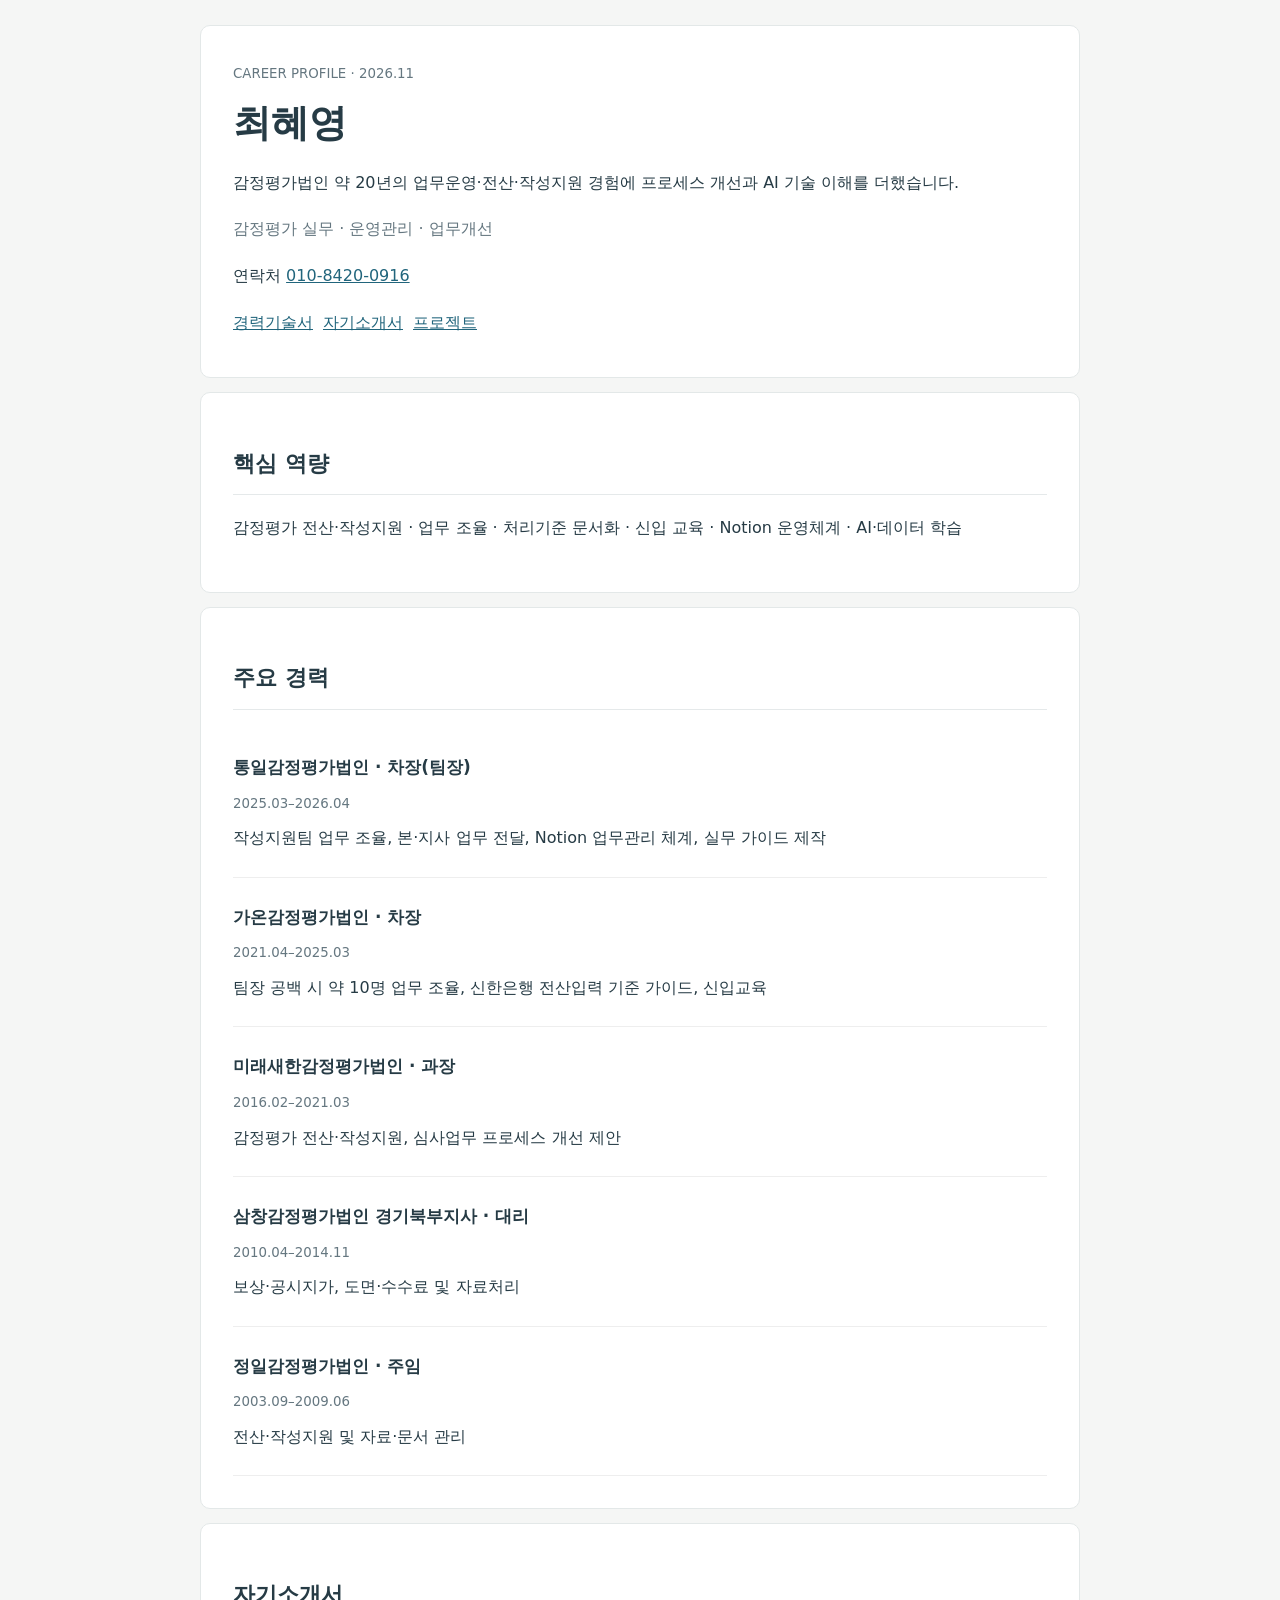
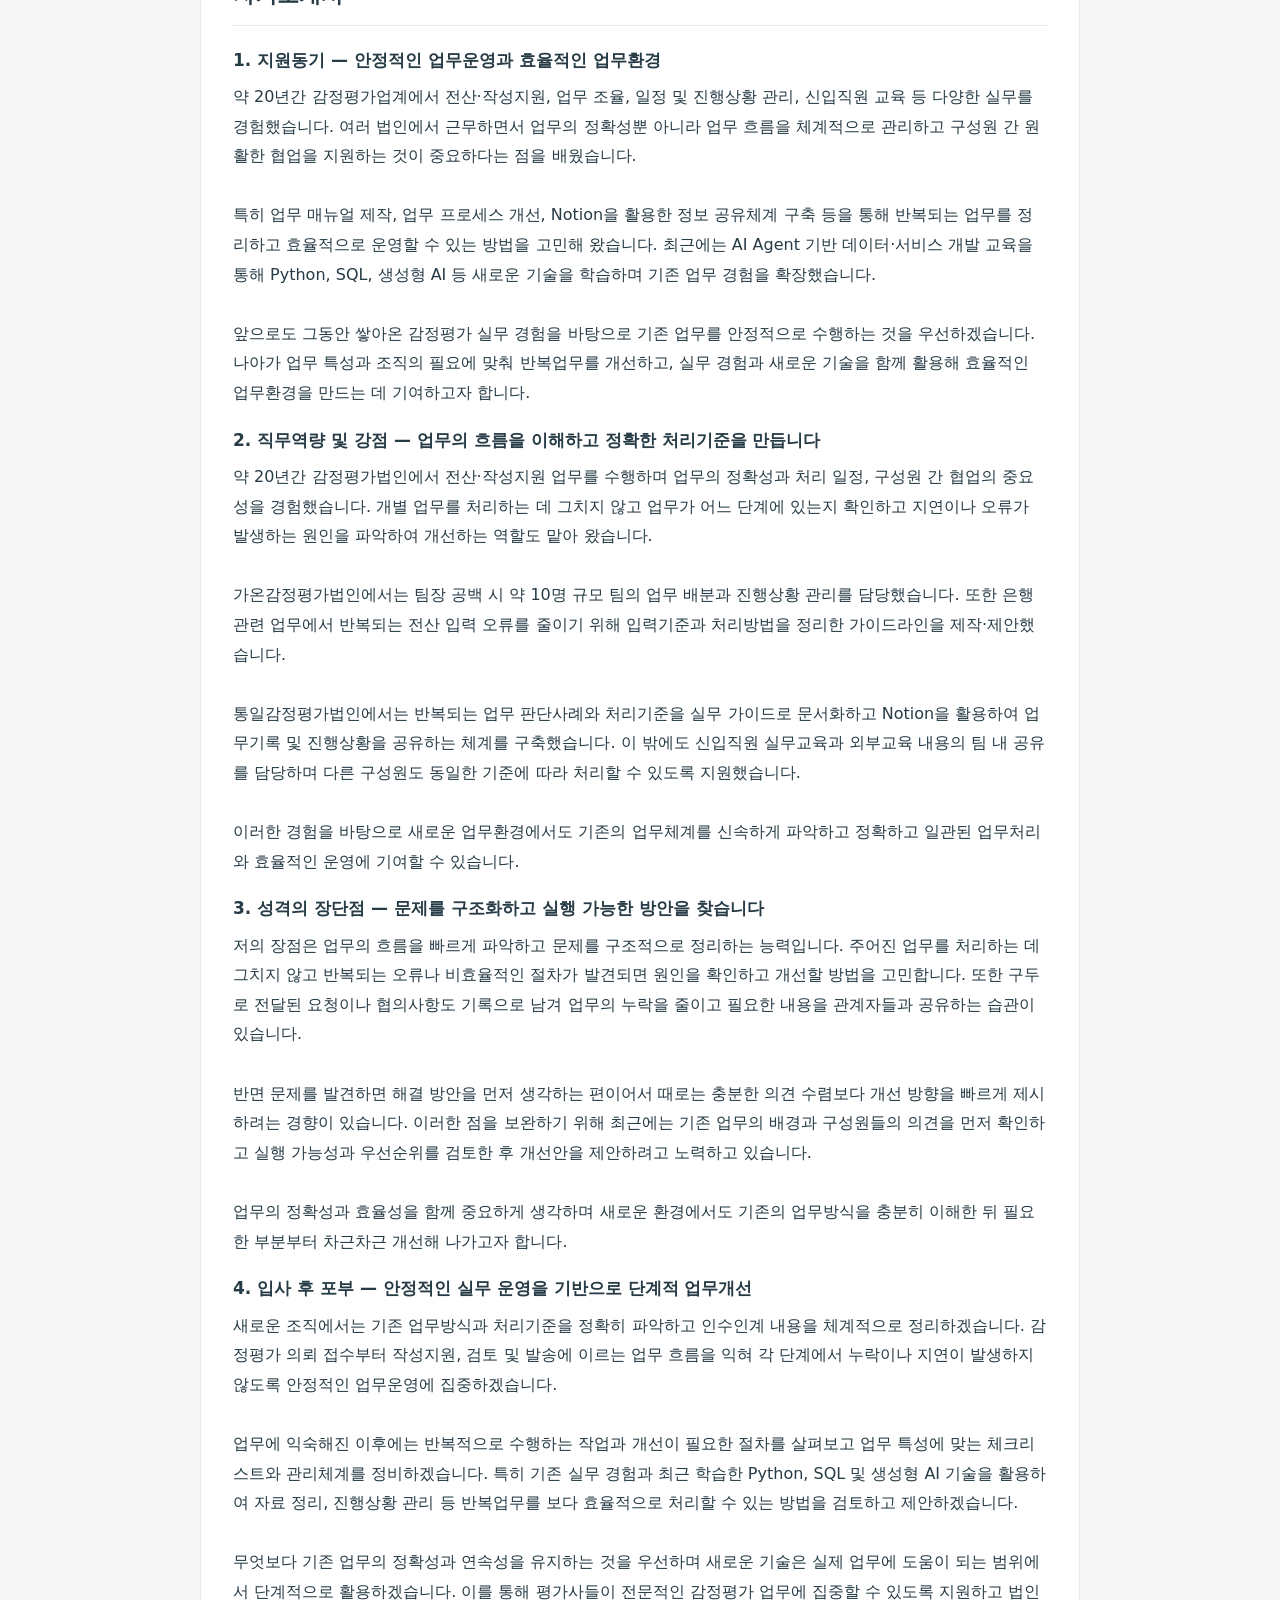
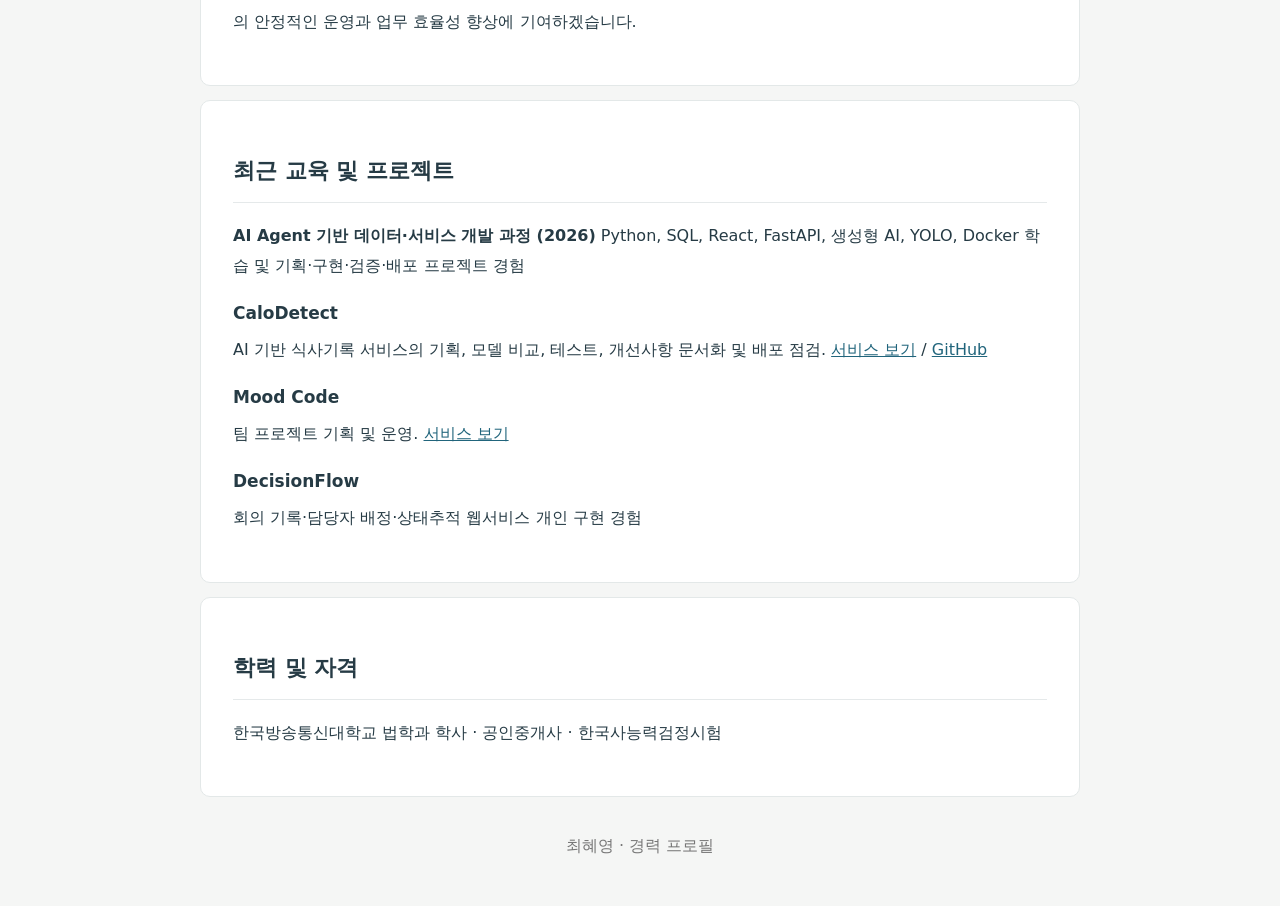
<file: career-2026/index.html>
<!doctype html><html lang="ko"><meta charset="utf-8"><meta name="viewport" content="width=device-width,initial-scale=1"><meta name="robots" content="noindex,nofollow"><title>최혜영 | 경력 프로필</title><style>body{font-family:system-ui,'Malgun Gothic',sans-serif;color:#263b45;background:#f5f6f5;line-height:1.85;margin:0}main{max-width:880px;margin:25px auto;padding:0 15px}header,section{background:#fff;border:1px solid #e3e8e8;border-radius:10px;padding:32px;margin-bottom:14px}h1{font-size:38px;margin:0 0 10px}h2{font-size:22px;border-bottom:1px solid #e5e9ea;padding-bottom:10px}h3{font-size:17px;margin-bottom:4px}p{margin:6px 0 17px}small,.sub{color:#657780}a{color:#21657c}nav a{display:inline-block;margin:0 10px 8px 0}.job{border-bottom:1px solid #eee;padding:7px 0}footer{text-align:center;color:#777;padding:20px}@media(max-width:600px){header,section{padding:22px}h1{font-size:30px}}</style><main><header><small>CAREER PROFILE · 2026.11</small><h1>최혜영</h1><p>감정평가법인 약 20년의 업무운영·전산·작성지원 경험에 프로세스 개선과 AI 기술 이해를 더했습니다.</p><p class="sub">감정평가 실무 · 운영관리 · 업무개선</p><p>연락처 <a href="tel:01084200916">010-8420-0916</a></p><nav><a href="#career">경력기술서</a><a href="#intro">자기소개서</a><a href="#project">프로젝트</a></nav></header><section><h2>핵심 역량</h2><p>감정평가 전산·작성지원 · 업무 조율 · 처리기준 문서화 · 신입 교육 · Notion 운영체계 · AI·데이터 학습</p></section><section id="career"><h2>주요 경력</h2><div class="job"><h3>통일감정평가법인 · 차장(팀장)</h3><small>2025.03–2026.04</small><p>작성지원팀 업무 조율, 본·지사 업무 전달, Notion 업무관리 체계, 실무 가이드 제작</p></div><div class="job"><h3>가온감정평가법인 · 차장</h3><small>2021.04–2025.03</small><p>팀장 공백 시 약 10명 업무 조율, 신한은행 전산입력 기준 가이드, 신입교육</p></div><div class="job"><h3>미래새한감정평가법인 · 과장</h3><small>2016.02–2021.03</small><p>감정평가 전산·작성지원, 심사업무 프로세스 개선 제안</p></div><div class="job"><h3>삼창감정평가법인 경기북부지사 · 대리</h3><small>2010.04–2014.11</small><p>보상·공시지가, 도면·수수료 및 자료처리</p></div><div class="job"><h3>정일감정평가법인 · 주임</h3><small>2003.09–2009.06</small><p>전산·작성지원 및 자료·문서 관리</p></div></section><section id="intro"><h2>자기소개서</h2><h3>1. 지원동기 — 안정적인 업무운영과 효율적인 업무환경</h3><p>약 20년간 감정평가업계에서 전산·작성지원, 업무 조율, 일정 및 진행상황 관리, 신입직원 교육 등 다양한 실무를 경험했습니다. 여러 법인에서 근무하면서 업무의 정확성뿐 아니라 업무 흐름을 체계적으로 관리하고 구성원 간 원활한 협업을 지원하는 것이 중요하다는 점을 배웠습니다.<br><br>특히 업무 매뉴얼 제작, 업무 프로세스 개선, Notion을 활용한 정보 공유체계 구축 등을 통해 반복되는 업무를 정리하고 효율적으로 운영할 수 있는 방법을 고민해 왔습니다. 최근에는 AI Agent 기반 데이터·서비스 개발 교육을 통해 Python, SQL, 생성형 AI 등 새로운 기술을 학습하며 기존 업무 경험을 확장했습니다.<br><br>앞으로도 그동안 쌓아온 감정평가 실무 경험을 바탕으로 기존 업무를 안정적으로 수행하는 것을 우선하겠습니다. 나아가 업무 특성과 조직의 필요에 맞춰 반복업무를 개선하고, 실무 경험과 새로운 기술을 함께 활용해 효율적인 업무환경을 만드는 데 기여하고자 합니다.</p><h3>2. 직무역량 및 강점 — 업무의 흐름을 이해하고 정확한 처리기준을 만듭니다</h3><p>약 20년간 감정평가법인에서 전산·작성지원 업무를 수행하며 업무의 정확성과 처리 일정, 구성원 간 협업의 중요성을 경험했습니다. 개별 업무를 처리하는 데 그치지 않고 업무가 어느 단계에 있는지 확인하고 지연이나 오류가 발생하는 원인을 파악하여 개선하는 역할도 맡아 왔습니다.<br><br>가온감정평가법인에서는 팀장 공백 시 약 10명 규모 팀의 업무 배분과 진행상황 관리를 담당했습니다. 또한 은행 관련 업무에서 반복되는 전산 입력 오류를 줄이기 위해 입력기준과 처리방법을 정리한 가이드라인을 제작·제안했습니다.<br><br>통일감정평가법인에서는 반복되는 업무 판단사례와 처리기준을 실무 가이드로 문서화하고 Notion을 활용하여 업무기록 및 진행상황을 공유하는 체계를 구축했습니다. 이 밖에도 신입직원 실무교육과 외부교육 내용의 팀 내 공유를 담당하며 다른 구성원도 동일한 기준에 따라 처리할 수 있도록 지원했습니다.<br><br>이러한 경험을 바탕으로 새로운 업무환경에서도 기존의 업무체계를 신속하게 파악하고 정확하고 일관된 업무처리와 효율적인 운영에 기여할 수 있습니다.</p><h3>3. 성격의 장단점 — 문제를 구조화하고 실행 가능한 방안을 찾습니다</h3><p>저의 장점은 업무의 흐름을 빠르게 파악하고 문제를 구조적으로 정리하는 능력입니다. 주어진 업무를 처리하는 데 그치지 않고 반복되는 오류나 비효율적인 절차가 발견되면 원인을 확인하고 개선할 방법을 고민합니다. 또한 구두로 전달된 요청이나 협의사항도 기록으로 남겨 업무의 누락을 줄이고 필요한 내용을 관계자들과 공유하는 습관이 있습니다.<br><br>반면 문제를 발견하면 해결 방안을 먼저 생각하는 편이어서 때로는 충분한 의견 수렴보다 개선 방향을 빠르게 제시하려는 경향이 있습니다. 이러한 점을 보완하기 위해 최근에는 기존 업무의 배경과 구성원들의 의견을 먼저 확인하고 실행 가능성과 우선순위를 검토한 후 개선안을 제안하려고 노력하고 있습니다.<br><br>업무의 정확성과 효율성을 함께 중요하게 생각하며 새로운 환경에서도 기존의 업무방식을 충분히 이해한 뒤 필요한 부분부터 차근차근 개선해 나가고자 합니다.</p><h3>4. 입사 후 포부 — 안정적인 실무 운영을 기반으로 단계적 업무개선</h3><p>새로운 조직에서는 기존 업무방식과 처리기준을 정확히 파악하고 인수인계 내용을 체계적으로 정리하겠습니다. 감정평가 의뢰 접수부터 작성지원, 검토 및 발송에 이르는 업무 흐름을 익혀 각 단계에서 누락이나 지연이 발생하지 않도록 안정적인 업무운영에 집중하겠습니다.<br><br>업무에 익숙해진 이후에는 반복적으로 수행하는 작업과 개선이 필요한 절차를 살펴보고 업무 특성에 맞는 체크리스트와 관리체계를 정비하겠습니다. 특히 기존 실무 경험과 최근 학습한 Python, SQL 및 생성형 AI 기술을 활용하여 자료 정리, 진행상황 관리 등 반복업무를 보다 효율적으로 처리할 수 있는 방법을 검토하고 제안하겠습니다.<br><br>무엇보다 기존 업무의 정확성과 연속성을 유지하는 것을 우선하며 새로운 기술은 실제 업무에 도움이 되는 범위에서 단계적으로 활용하겠습니다. 이를 통해 평가사들이 전문적인 감정평가 업무에 집중할 수 있도록 지원하고 법인의 안정적인 운영과 업무 효율성 향상에 기여하겠습니다.</p></section><section id="project"><h2>최근 교육 및 프로젝트</h2><p><b>AI Agent 기반 데이터·서비스 개발 과정 (2026)</b> Python, SQL, React, FastAPI, 생성형 AI, YOLO, Docker 학습 및 기획·구현·검증·배포 프로젝트 경험</p><h3>CaloDetect</h3><p>AI 기반 식사기록 서비스의 기획, 모델 비교, 테스트, 개선사항 문서화 및 배포 점검. <a href="https://calo-detect.vercel.app/">서비스 보기</a> / <a href="https://github.com/wndnsud-ui/CaloDetect">GitHub</a></p><h3>Mood Code</h3><p>팀 프로젝트 기획 및 운영. <a href="https://mood-code-latest.onrender.com/">서비스 보기</a></p><h3>DecisionFlow</h3><p>회의 기록·담당자 배정·상태추적 웹서비스 개인 구현 경험</p></section><section><h2>학력 및 자격</h2><p>한국방송통신대학교 법학과 학사 · 공인중개사 · 한국사능력검정시험</p></section><footer>최혜영 · 경력 프로필</footer></main></html>
</file>
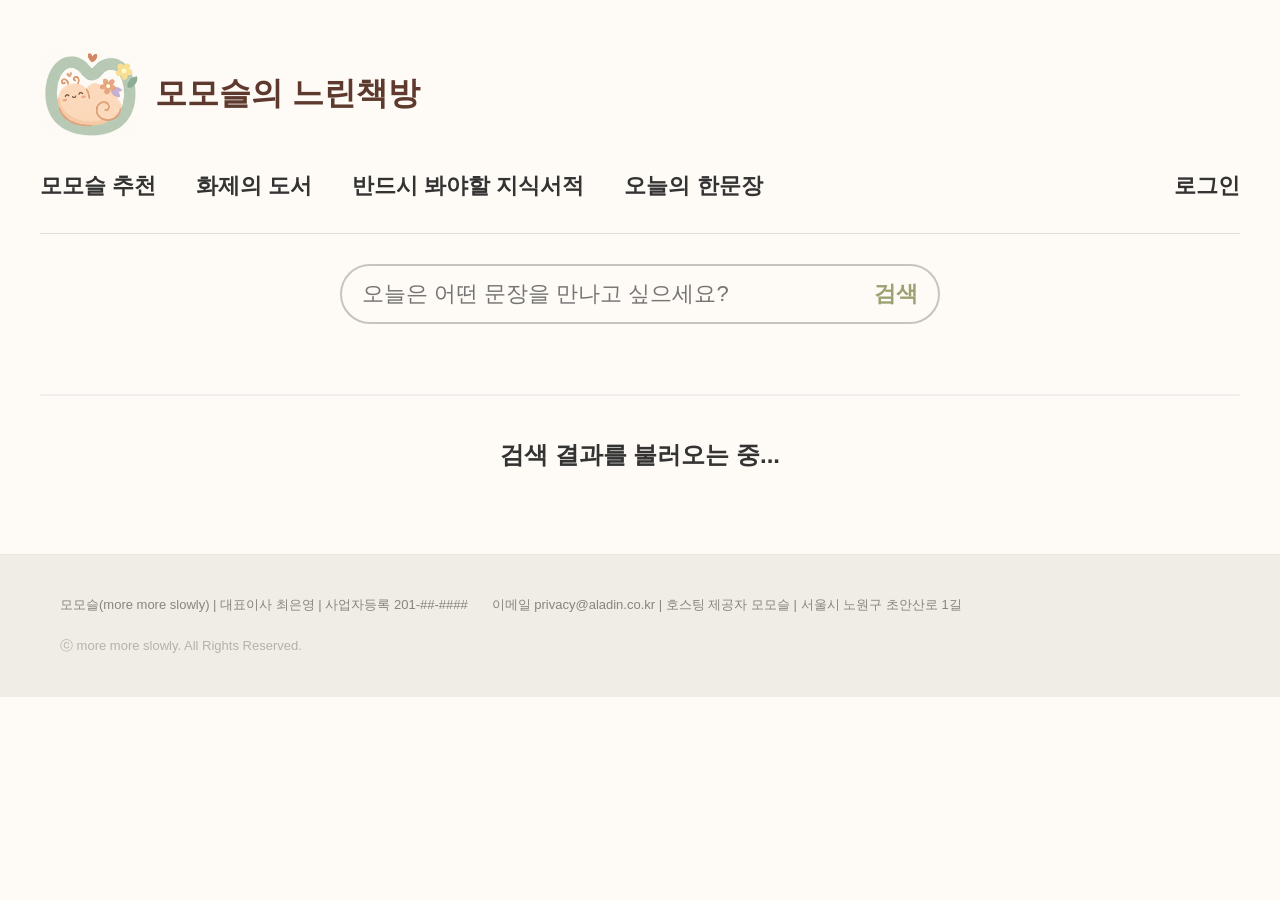
<file: search.html>
<!DOCTYPE html>
<html lang="ko">
<head>
    <meta charset="UTF-8">
    <meta name="viewport" content="width=device-width, initial-scale=1.0">
    <title>검색 결과 - 모모슬</title> 
    <link rel="stylesheet" href="./css/main1.css"> 
</head>

<body>
<header class="main-header">
    <div class="header-top">
        <a href="index.html" class="brand-box">
                <img src="img/logo-image.png" alt="로고" class="site-logo">
            <h1 class="brand-title">모모슬의 느린책방</h1>
        </a>
    </div>
    <div class="header-bottom">
        <nav id="gnb">
            <ul>
                </li>
                <li><a href="#">모모슬 추천</a></li>
                <li><a href="#">화제의 도서</a></li>
                <li><a href="#">반드시 봐야할 지식서적</a></li>
                <li><a href="#">오늘의 한문장</a></li>                
                <li class="login-item"><a href="#">로그인</a></li>
            </ul>
        </nav>
    </div>
    <div class="header-search-area">
        <div class="search-m">
            <input type="text" id="searchInput" class="searchInput" placeholder="오늘은 어떤 문장을 만나고 싶으세요?" onkeypress="if(event.key === 'Enter') searchBooks()">
            <button class="searchBtn" onclick="searchBooks()">검색</button>
        </div>
   </div>
    </header>

    <main class="main-content" style="max-width: 1200px; margin: 0 auto;">
        <h2 id="resultTitle" style="text-align: center; margin: 40px 0;">검색 결과를 불러오는 중...</h2>
        <div id="booklist" class="book-grid"></div>
    </main>

    <script src="./js/main1.js"></script>
    <script>
        // 페이지가 로드되면 URL에서 검색어를 추출하여 바로 검색 실행
        document.addEventListener("DOMContentLoaded", function() {
            const urlParams = new URLSearchParams(window.location.search);
            const query = urlParams.get('query');
            
            if (query) {
                document.getElementById('resultTitle').textContent = `'${query}'에 대한 검색 결과`;
                // 기존의 검색 함수 호출 (main1.js에 있는 함수를 그대로 사용)
                fetchBooksFromURL(query); 
            }
        });
    </script>
</body>
    <footer>
        <ul>
            <li>모모슬(more more slowly) | 대표이사 최은영 | 사업자등록 201-##-####</li>
            <li>이메일 privacy@aladin.co.kr | 호스팅 제공자 모모슬 | 서울시 노원구 초안산로 1길</li>
            <li>ⓒ more more slowly. All Rights Reserved.</li>
        </ul>
    </footer>
</body>

</html>
</html>
</file>
<file: css/main1.css>
/* ==========================================================================
   1. 기본 초기화
   ========================================================================== */

/* 모든 요소의 크기 계산 방식을 border-box로 통일하고 기본 여백을 제거합니다. */
/* * {
    box-sizing: border-box;
    margin: 0;
    padding: 0;
} */

* {
    box-sizing: border-box;
    margin: 0;
    padding: 0;
}

body {
    font-family: sans-serif;
    line-height: 1.6;
    color: #333;
    padding: 20px;
}

ul {
    list-style: none;
}


/* 문서 전체의 최소 너비를 지정합니다. */
html {
    width: 100%;
    min-width: 320px;
}

/* 페이지 전체 기본 글꼴, 글자색, 배경색과 바깥 여백을 설정합니다. */
body {
    width: 100%;
    min-width: 320px;
    padding: 20px;
    overflow-x: hidden;
    background-color: #FEFAF5;
    color: #333;
    font-family: sans-serif;
    line-height: 1.6;
}

/* 이미지가 부모 영역보다 커지지 않도록 제한합니다. */
img {
    max-width: 100%;
}

/* 목록 앞의 기본 점을 제거합니다. */
ul {
    list-style: none;
}

/* 링크가 부모의 글자색을 기본적으로 이어받도록 설정합니다. */
a {
    color: inherit;
}


/* ==========================================================================
   2. 헤더 전체 영역
   ========================================================================== */

/* 로고, 메뉴, 검색창을 감싸는 헤더의 최대 작업 너비입니다. */
.main-header {
    width: 100%;
    max-width: 1200px;
    margin: 0 auto;
    padding: 30px 0;
    border-bottom: 2px solid #eee;
}


/* ==========================================================================
   2-1. 상단 로고 영역
   ========================================================================== */

/* 로고 묶음을 왼쪽에 배치하고 작업영역의 아래쪽 기준으로 정렬합니다. */
/* .header-top {
    display: flex;
    justify-content: flex-start;
    align-items: flex-end;
    width: 100%;
    min-height: 100px;
    margin-bottom: 30px;
} */

.header-top {
    display: flex;
    justify-content: flex-start;
    margin-bottom: 30px;
}

/* 로고 이미지와 사이트명을 하나의 브랜드 묶음으로 배치합니다. */
/* .brand-box {
    display: flex;
    align-items: flex-end;
    width: fit-content;
    min-width: 0;
    gap: 24px;
    color: inherit;
    text-decoration: none;
} */

.brand-box {
    display: flex;
    align-items: center;
    text-decoration: none;
    gap: 15px;
    color: inherit;
}

.brand-title {
    font-size: 32px;
    font-weight: bold;
    color: #5d3a2d;
    align-items: flex-end;
}

.site-logo {
    width: 100px;
    height: auto;
}


/* 로고 이미지를 90px 정사각형 작업영역 안에 맞춥니다. */
/* .header-top img,
/* .site-logo {
    display: block;
    width: 90px;
    height: 90px;
    object-fit: contain;
    flex-shrink: 0;
    margin-top: 20px;
} */
*/

/* 사이트 제목의 기본 여백을 제거하고 로고 아래선에 맞춥니다. */
.header-top h1,
.brand-title {
    margin: 0 0 2px;
    color: #5d3a2d;
    font-size: 32px;
    font-weight: 700;
    line-height: 1;
    letter-spacing: -1px;
    white-space: nowrap;
}


/* ==========================================================================
   2-2. 하단 네비게이션 영역
   ========================================================================== */

/* 메뉴 영역을 한 줄로 배치하고 아래쪽에 구분선을 표시합니다. */
.header-bottom {
    display: flex;
    justify-content: space-between;
    align-items: center;
    width: 100%;
    margin: 30px 0;
    padding-bottom: 20px;
    border-bottom: 1px solid #ddd;
}

/* 네비게이션이 헤더 너비 전체를 사용하도록 설정합니다. */
#gnb {
    width: 100%;
}

/* 메뉴 항목을 가로로 나열합니다. */
#gnb ul {
    display: flex;
    align-items: center;
    width: 100%;
    gap: 40px;
}

/* 각 메뉴 링크의 기본 모양을 설정합니다. */
#gnb a {
    position: relative;
    display: inline-block;
    padding-bottom: 10px;
    color: #333;
    font-size: 22px;
    font-weight: 700;
    text-decoration: none;
}

/* 메뉴 아래에 나타날 호버 밑줄의 초기 상태입니다. */
#gnb li:not(.logo-li) a::after {
    content: "";
    position: absolute;
    bottom: 0;
    left: 0;
    width: 0;
    height: 2px;
    background-color: #8a8aff;
    transition: width 0.4s ease;
}

/* 메뉴에 마우스를 올리면 밑줄이 왼쪽에서 오른쪽으로 펼쳐집니다. */
#gnb li:not(.logo-li) a:hover::after {
    width: 100%;
}

/* 로그인 메뉴를 오른쪽 끝으로 밀어냅니다. */
.login-item {
    margin-left: auto;
}


/* ==========================================================================
   2-3. 검색창 영역
   ========================================================================== */

/* 검색창을 헤더 가운데에 배치합니다. */
.header-search-area {
    display: flex;
    justify-content: center;
    width: 100%;
    margin-bottom: 40px;
}

/* 검색 입력창과 버튼을 감싸는 둥근 검색 박스입니다. */
.search-m {
    display: flex;
    align-items: center;
    width: min(600px, 100%);
    height: 60px;
    padding: 8px 20px;
    border: 2px solid #c7c4be;
    border-radius: 30px;
    background-color: #FEFAF5;
}

/* 검색어 입력 영역이 남은 공간을 모두 사용하도록 설정합니다. */
.searchInput {
    flex: 1;
    min-width: 0;
    border: none;
    outline: none;
    background-color: transparent;
    font-size: 22px;
}

/* 검색 버튼의 기본 테두리와 배경을 제거합니다. */
.searchBtn {
    flex-shrink: 0;
    border: none;
    background: none;
    color: #9CA172;
    font-size: 22px;
    font-weight: 700;
    cursor: pointer;
}


#main-visual-section {
    display: grid;
    grid-template-columns: 220px minmax(0, 1fr);
    grid-template-rows: 320px 54px;
    width: 100%;
    max-width: 1200px;
    margin: 0 auto 50px;
    overflow: hidden;
    border: 1px solid #eae6df;
    border-radius: 12px;
    background-color: #fff;
}


/* ==========================================================================
   3-1. 왼쪽 카테고리 영역
   ========================================================================== */

/* 카테고리는 첫 번째 열에서 슬라이드와 탭 높이를 모두 차지합니다. */


.sidebar-category {
    grid-column: 1;
    grid-row: 1 / 3;
    width: 100%;
    min-width: 0;
    overflow: hidden;
    border-right: 1px solid #eae6df;
    background-color: #f0f5ee;
}

/* 카테고리 목록을 세로 방향으로 배치합니다. */
.sidebar-category ul {
    display: flex;
    flex-direction: column;
    width: 100%;
    padding: 25px 0;
    gap: 0;
}

/* 각 목록 항목이 사이드바 전체 너비를 사용하도록 설정합니다. */
.sidebar-category ul li {
    width: 100%;
}

/* 메뉴 링크 내부에 여백을 주어 클릭 영역을 넓힙니다. */
.sidebar-category ul li a {
    display: block;
    width: 100%;
    padding: 12px 20px;
    color: #555f5a;
    font-size: 14px;
    text-decoration: none;
    transition:
        background-color 0.2s ease,
        color 0.2s ease;
}

/* 첫 번째 메뉴인 분야찾기 제목을 강조합니다. */
.sidebar-category ul li:first-child a {
    margin-bottom: 5px;
    color: #4a2f8b;
    font-weight: 700;
}

/* 카테고리에 마우스를 올리면 배경과 글자색이 바뀝니다. */
.sidebar-category ul li a:hover {
    background-color: #DFE7DC;
    color: #fff;
    text-decoration: none;
}


/* ==========================================================================
   3-2. 오른쪽 Swiper 슬라이드 영역
   ========================================================================== */

/* 슬라이드를 두 번째 열의 첫 번째 행에 배치합니다. */
.hero-swiper-wrapper {
    grid-column: 2;
    grid-row: 1;
    display: flex;
    width: 100%;
    min-width: 0;
    height: 320px;
    overflow: hidden;
    background-color: #fffde7;
}

/* Swiper 바깥 컨테이너가 부모 영역 전체를 사용하도록 합니다. */
.swiper {
    width: 100%;
    height: 100%;
}

/* Swiper 내부 슬라이드 묶음의 높이를 부모와 동일하게 설정합니다. */
.swiper-wrapper {
    width: 100%;
    height: 100%;
}

/* 각 슬라이드의 내용물을 중앙에 정렬합니다. */
.swiper-slide {
    display: flex;
    justify-content: center;
    align-items: center;
    width: 100%;
    height: 100%;
    overflow: hidden;
    background: transparent;
    color: #5d3a2d;
    font-size: 18px;
    font-weight: 700;
    text-align: center;
}

/* 슬라이드 이미지가 작업영역 전체를 채우도록 합니다. */
.swiper-slide img {
    display: block;
    width: 100%;
    height: auto;
    object-fit: cover;
}

/* 이전·다음 화살표를 브랜드 갈색으로 표시하고 크기를 줄입니다. */
.swiper-button-next,
.swiper-button-prev {
    color: #5d3a2d !important;
    transform: scale(0.7);
}

/* 현재 활성화된 페이지 점을 브랜드 갈색으로 표시합니다. */
.swiper-pagination-bullet-active {
    background-color: #5d3a2d !important;
}


/* ==========================================================================
   3-3. 슬라이드 하단 이벤트 탭
   ========================================================================== */

/* 이벤트 탭을 슬라이드 바로 아래에 한 줄로 배치합니다. */
.event-tabs-wrapper {
    grid-column: 2;
    grid-row: 2;
    display: flex;
    width: 100%;
    min-width: 0;
    height: 54px;
    border-top: 1px solid #c9c9c9;
    background-color: #d1d1d1;
}

/* 각 탭이 동일한 너비를 갖도록 설정합니다. */
.event-tabs-wrapper .tab {
    display: flex;
    flex: 1;
    justify-content: center;
    align-items: center;
    min-width: 0;
    padding: 10px;
    color: #444;
    font-size: 14px;
    font-weight: 500;
    text-align: center;
    cursor: pointer;
    transition:
        background-color 0.2s ease,
        color 0.2s ease;
}

/* 탭에 마우스를 올렸을 때 배경과 글자색을 변경합니다. */
.event-tabs-wrapper .tab:hover {
    background-color: #e5e3db;
    color: #5d3a2d;
}

/* JavaScript로 active 클래스가 붙은 탭을 강조합니다. */
.event-tabs-wrapper .tab.active {
    background-color: #fff;
    color: #5d3a2d;
    font-weight: 700;
}


/* ==========================================================================
   4. 메인 본문 레이아웃
   ========================================================================== */

/* 메인 본문의 최대 작업 너비와 위쪽 구분선을 설정합니다. */
.main-body-container {
    clear: both;
    width: 100%;
    max-width: 1200px;
    margin: 20px auto 0;
    padding-top: 20px;
    border-top: 2px solid #eee;
    background-color: #FEFAF5;
}

/* 타이틀 정렬 */
.main-body-container h3 {
    margin-bottom: 20px;
    font-size: 1.5rem;
    color: #333;
}

/* 본문을 추천 도서 영역과 보조 영역의 2단 구조로 나눕니다. */
.book-grid {
    display: block;
    background-color: #FEFAF5;
    grid-template-columns: minmax(0, 3fr) minmax(240px, 1fr);
    gap: 30px;
    width: 100%;
    margin-top: 20px;
}

/* 각 본문 영역의 공통 내부 여백과 배경색입니다. */
.book-list-area,
.publisher-pick-area,
.event-banner-area {
    min-width: 0;
    padding: 20px;
    background-color: #FEFAF5;
}


/* ==========================================================================
   5. 추천 도서 목록
   ========================================================================== */

/* JavaScript로 생성되는 도서를 3열 Grid로 배치합니다. */
#booklist {
    display: flex;
    /* Swiper의 필수 설정입니다 */
    padding: 0;
    border: none;
    gap: 0;
    /* 간격은 JS에서 설정하므로 여기서는 없앱니다 */
}

/* 도서가 하나도 없을 때 빈 목록 영역을 숨깁니다. */
#booklist:empty {
    display: none;
}


/* ==========================================================================
   5-1. 개별 도서 카드
   ========================================================================== */

/* 개별 도서 카드를 흰색 박스 형태로 표시합니다. */
.book-card {
    background: #fcf9f2;

    padding: 24px;
    border: 1px solid #eae6df;
    border-radius: 12px;
    text-align: center;
    box-shadow: 0 4px 12px rgba(0, 0, 0, 0.02);

    display: flex;
    flex-direction: column;
    height: auto;
    /* Swiper가 가장 긴 책에 맞춰서 높이를 자동으로 다 똑같이 맞춰줍니다 */
    box-sizing: border-box;
}

/* 카드에 마우스를 올리면 위로 살짝 떠오릅니다. */
.book-card:hover {
    transform: translateY(-5px);
    box-shadow: 0 8px 20px rgba(0, 0, 0, 0.08);
}

/* 1. 슬라이드 전체를 감싸는 박스 */
.recommend-box {
    width: 100%;
    padding: 20 0px;
    /* 배경을 투명하게 만들어 사이트 전체 배경색이 보이게 합니다 */
    background-color: transparent !important;
    border: none !important;
    /* 필요하다면 테두리도 삭제 */
    border-radius: 12px;
    box-sizing: border-box;
    overflow: hidden;
    box-shadow: none !important;
}

/* 책 표지의 크기를 통일하고 원본 비율을 유지합니다. */
.book-thumbnail {
    width: 100%;
    height: 260px;
    /* 4개씩 볼 때는 사진이 조금 더 커도 비율이 예쁩니다 */
    object-fit: contain;
    margin-bottom: 20px;
}

.book-card .book-thumbnail {
    display: block;
    width: 100%;
    height: 180px;
    margin-bottom: 12px;
    border-radius: 6px;
    object-fit: contain;
    box-shadow: 2px 4px 8px rgba(0, 0, 0, 0.06);
    transition: transform 0.3s ease;
}

/* 카드 호버 시 책 표지도 살짝 확대합니다. */
.book-card:hover .book-thumbnail {
    transform: scale(1.03);
}

/* 책 제목은 최대 두 줄까지만 표시합니다. */
.book-title,
.book-card .book-title {
    display: -webkit-box;
    height: 2.8em;
    margin-bottom: 8px;
    overflow: hidden;
    color: #333231;
    font-size: 14px;
    font-weight: 700;
    line-height: 1.4;
    white-space: normal;
    -webkit-line-clamp: 2;
    -webkit-box-orient: vertical;
}

/* 저자명이 길어지면 한 줄 말줄임표로 처리합니다. */
.book-authors,
.book-card .book-authors {
    margin: 4px 0 8px;
    overflow: hidden;
    color: #88837e;
    font-size: 12px;
    white-space: nowrap;
    text-overflow: ellipsis;
}

/* 5. 가격표를 항상 바닥에 가지런히 정렬 */
.book-price {
    color: #5d3a2d;
    font-weight: 800;
    font-size: 16px;
    margin-top: auto;
    /* 제목 길이에 상관없이 가격을 맨 밑으로 밀어냅니다 */
}

/* 2. 파란색 카테고리/서브타이틀 (새로 추가됨) */
.book-category {
    color: #4c6ef5;
    font-size: 15px;
    margin-bottom: 6px;
    font-weight: 500;
}


/* 3. 책 제목 */
.book-title {
    font-size: 18px;
    font-weight: bold;
    color: #333;
    margin-bottom: 8px;
    line-height: 1.4;

    /* 제목이 두 줄을 넘어가면 ... 으로 표시 */
    display: -webkit-box;
    -webkit-line-clamp: 2;
    -webkit-box-orient: vertical;
    overflow: hidden;
}


/* 4. 저자 및 출판사 */
.book-authors {
    font-size: 14px;
    color: #888;
    margin-bottom: 8px;

    /* 글자가 영역을 넘어가면 ... 으로 표시 */
    white-space: nowrap;
    overflow: hidden;
    text-overflow: ellipsis;
}


/* 5. 가격 */
.book-price {
    color: #333;
    font-weight: 800;
    font-size: 16px;
}

/* 각 도서 카드 스타일 (자바스크립트로 생성되는 요소들에 적용) */
.book-item {
    background: #ffffff;
    border: 1px solid #eee;
    padding: 15px;
    border-radius: 10px;
    text-align: center;
    transition: transform 0.3s ease;
}

.book-item:hover {
    transform: translateY(-5px);
    box-shadow: 0 5px 15px rgba(0, 0, 0, 0.1);
}

/* ==========================================================================
   6. 하단 특별 이벤트 영역
   ========================================================================== */

/* 하단 이벤트를 좌우 1:1 비율의 2단 Grid로 배치합니다. */
.bottom-event-section {
    display: grid;
    grid-template-columns: minmax(0, 1fr) minmax(0, 1fr);
    align-items: start;
    width: 100%;
    max-width: 1200px;
    margin: 40px auto 60px;
    gap: 30px;
}


/* ==========================================================================
   6-1. 왼쪽 메인 배너
   ========================================================================== */

/* 메인 배너의 높이를 고정하고 넘치는 이미지를 숨깁니다. */
.main-banner {
    width: 100%;
    height: auto;
    overflow: hidden;
    border-radius: 8px;
    overflow: hidden;
    /* 커졌을 때 밖으로 튀어나가지 않게 감싸줍니다 */
    cursor: pointer;
    /* 마우스를 올리면 손가락 모양으로 변경 */
}

/* 배너 이미지가 지정된 영역 전체를 채우도록 설정합니다. */
.main-banner img {
    display: block;
    width: 200%;
    height: 200%;
    object-fit: cover;
    transition: transform 0.5s ease; /* 0.5초 동안 부드럽게 움직이게 설정 */
}
.main-banner:hover img {
    transform: scale(1.05); /* 이미지를 1.05배로 살짝 확대 */
}

/* ==========================================================================
   6-2. 오른쪽 이벤트 카드
   ========================================================================== */

/* 이벤트 카드들을 세로로 차곡차곡 배치합니다. */
.item-card-wrapper {
    display: flex;
    flex-direction: column;
    width: 100%;
    margin-top: 0;
    gap: 15px;
}

/* 개별 이벤트 카드를 가로형 카드로 표시합니다. */
.item-card {
    display: flex;
    align-items: center;
    width: 100%;
    min-width: 0;
    padding: 20px 25px;
    border: 1px solid #eae6df;
    border-radius: 12px;
    background-color: #fff;
    box-shadow: 0 4px 10px rgba(0, 0, 0, 0.02);
}

/* 이벤트 카드의 원형 이미지를 고정 크기로 표시합니다. */
.circle-img {
    width: 80px;
    height: 80px;
    margin-right: 20px;
    border-radius: 50%;
    object-fit: cover;
    flex-shrink: 0;
}

/* 텍스트가 카드 너비를 넘어가지 않도록 제한합니다. */
.item-card .text-content {
    min-width: 0;
}

/* 이벤트 카드 제목입니다. */
.item-card .text-content .title {
    margin-bottom: 6px;
    color: #5d3a2d;
    font-size: 16px;
    font-weight: 700;
}

/* 이벤트 카드 설명 문구입니다. */
.item-card .text-content .desc {
    color: #666;
    font-size: 13px;
    line-height: 1.4;
}


/* ==========================================================================
   7. 랜덤 도서 영역
   ========================================================================== */

/* 랜덤 추천 도서를 3열로 배치합니다. */
.random-grid {
    display: grid;
    grid-template-columns: repeat(3, minmax(0, 1fr));
    gap: 20px;
    margin: 40px 0;
}

/* 랜덤 도서 카드가 나타날 때 페이드인 애니메이션을 적용합니다. */
.random-book-card {
    cursor: pointer;
    animation: fadeIn 1s ease-in-out;
    transition:
        transform 0.5s ease,
        opacity 0.5s ease;
}

/* 랜덤 도서 카드에 마우스를 올리면 위로 이동합니다. */
.random-book-card:hover {
    transform: translateY(-10px);
}

/* 랜덤 도서 카드가 서서히 나타나는 애니메이션입니다. */
@keyframes fadeIn {
    from {
        opacity: 0;
        transform: scale(0.9);
    }

    to {
        opacity: 1;
        transform: scale(1);
    }
}


/* ==========================================================================
   8. 푸터
   ========================================================================== */

/*
   body에 좌우 20px padding이 있으므로,
   footer는 그 여백을 다시 확장해 화면 폭 전체를 사용합니다.
*/
footer {
    width: calc(100% + 40px);
    margin: 80px 0 0 -20px;
    padding: 40px 0;
    border-top: 1px solid #eae6df;
    background-color: #f0ede7;
}

/* 푸터 정보는 최대 1200px 작업영역 안에 정렬합니다. */
footer ul {
    display: flex;
    flex-wrap: wrap;
    width: 100%;
    max-width: 1200px;
    margin: 0 auto;
    padding: 0 20px;
    gap: 10px 24px;
}

/* 푸터 정보의 기본 글자 스타일입니다. */
footer ul li {
    color: #88837e;
    font-size: 13px;
}

/* 마지막 카피라이트 문구를 새 줄 전체에 표시합니다. */
footer ul li:last-child {
    width: 100%;
    margin-top: 10px;
    color: #b5b1ab;
}


/* ==========================================================================
   9. 태블릿 반응형
   화면 너비가 1024px 이하일 때 적용됩니다.
   ========================================================================== */

@media (max-width: 1024px) {

    /* 네비게이션 메뉴 간격과 글자 크기를 줄입니다. */
    #gnb ul {
        gap: 24px;
    }

    #gnb a {
        font-size: 18px;
    }

    /* 카테고리 너비를 190px로 줄입니다. */
    #main-visual-section {
        grid-template-columns: 190px minmax(0, 1fr);
    }

    /* 본문 오른쪽 보조 영역의 최소 너비를 줄입니다. */
    .book-grid {
        background-color: #fcfcfc;
        /* 하얀색 대신 약간의 미색(off-white) 추천 */
        padding: 40px 20px;
        margin-top: 20px;
        border-radius: 15px;
        /* 모서리를 둥글게 하면 더 세련되어 보입니다 */
    }

    /* 추천 도서 목록을 2열로 변경합니다. */
    #booklist {
        grid-template-columns: repeat(2, minmax(0, 1fr));
    }
}


/* ==========================================================================
   10. 모바일 반응형
   화면 너비가 768px 이하일 때 적용됩니다.
   ========================================================================== */

@media (max-width: 768px) {

    /* 모바일 화면의 좌우 기본 여백을 16px로 줄입니다. */
    body {
        padding: 16px;
    }

    /* 헤더의 위아래 여백을 줄입니다. */
    .main-header {
        padding: 20px 0;
    }

    /* 로고 영역의 고정 최소 높이를 해제합니다. */
    .header-top {
        min-height: auto;
    }

    /* 로고와 제목 사이 간격을 줄입니다. */
    .brand-box {
        gap: 16px;
    }

    /* 모바일 로고 크기를 줄입니다. */
    .header-top img,
    .site-logo {
        width: 100px;
        height: auto;
    }

    /* 모바일 제목 글자 크기를 줄입니다. */
    .header-top h1,
    .brand-title {
        margin-bottom: 2px;
        font-size: 25px;
        letter-spacing: -0.8px;
    }

    /* 메뉴가 길어질 경우 가로 스크롤이 가능하도록 합니다. */
    .header-bottom {
        overflow-x: auto;
    }

    #gnb ul {
        width: max-content;
        min-width: 100%;
        gap: 22px;
    }

    #gnb a {
        font-size: 16px;
        white-space: nowrap;
    }

    /* 모바일 검색창 높이와 글자 크기를 줄입니다. */
    .search-m {
        height: 52px;
    }

    .searchInput,
    .searchBtn {
        font-size: 18px;
    }

    /*
       메인 비주얼을 세로형 구조로 변경합니다.
       카테고리 → 슬라이드 → 탭 순서로 표시됩니다.
    */
    #main-visual-section {
        grid-template-columns: 1fr;
        grid-template-rows: auto 280px auto;
        border-radius: 8px;
    }

    /* 카테고리를 첫 번째 행에 배치합니다. */
    .sidebar-category {
        grid-column: 1;
        grid-row: 1;
        border-right: 0;
        border-bottom: 1px solid #eae6df;
    }

    /* 모바일에서는 카테고리 항목을 2열로 배치합니다. */
    .sidebar-category ul {
        display: grid;
        grid-template-columns: repeat(2, minmax(0, 1fr));
        padding: 12px 0;
    }

    /* 슬라이드를 두 번째 행에 배치합니다. */
    .hero-swiper-wrapper {
        grid-column: 1;
        grid-row: 2;
        height: 280px;
    }

    /* 이벤트 탭을 세 번째 행에 배치합니다. */
    .event-tabs-wrapper {
        grid-column: 1;
        grid-row: 3;
        height: auto;
        flex-wrap: wrap;
    }

    /* 탭을 한 줄에 두 개씩 표시합니다. */
    .event-tabs-wrapper .tab {
        flex: 1 1 50%;
        min-height: 48px;
    }

    /* 본문을 한 열 구조로 변경합니다. */
    .book-grid {
        grid-template-columns: 1fr;
    }

    /* 추천 도서 목록은 모바일에서 2열로 표시합니다. */
    #booklist {
        grid-template-columns: repeat(2, minmax(0, 1fr));
        padding: 16px;
    }

    /* 하단 이벤트 영역을 한 열 구조로 변경합니다. */
    .bottom-event-section {
        grid-template-columns: 1fr;
    }

    /* 랜덤 도서도 2열로 표시합니다. */
    .random-grid {
        grid-template-columns: repeat(2, minmax(0, 1fr));
    }

    /* body padding 변경에 맞춰 푸터 너비를 다시 계산합니다. */
    footer {
        width: calc(100% + 32px);
        margin-left: -16px;
    }
}


/* ==========================================================================
   11. 소형 모바일 반응형
   화면 너비가 480px 이하일 때 적용됩니다.
   ========================================================================== */

@media (max-width: 480px) {

    /* 작은 화면에서는 로고와 제목을 세로 중앙 기준으로 맞춥니다. */
    .brand-box {
        align-items: center;
        gap: 12px;
    }

    /* 로고 크기를 한 번 더 줄입니다. */
    .header-top img,
    .site-logo {
        width: 58px;
        height: 58px;
    }

    /* 제목이 좁은 화면에서 줄바꿈될 수 있도록 설정합니다. */
    .header-top h1,
    .brand-title {
        margin-bottom: 0;
        font-size: 20px;
        white-space: normal;
    }

    /* 카테고리를 한 줄에 하나씩 표시합니다. */
    .sidebar-category ul {
        grid-template-columns: 1fr;
    }

    /* 추천 도서 목록을 한 열로 변경합니다. */
    #booklist {
        grid-template-columns: 1fr;
    }

    /* 랜덤 도서 목록도 한 열로 변경합니다. */
    .random-grid {
        grid-template-columns: 1fr;
    }

    /* 이벤트 카드 내부 여백을 줄입니다. */
    .item-card {
        padding: 16px;
    }

    /* 이벤트 카드의 원형 이미지를 줄입니다. */
    .circle-img {
        width: 64px;
        height: 64px;
        margin-right: 14px;
    }
}

/* ==========================================================================
   캡슐형 이벤트 배지 (기존 스타일 충돌 방지용 강력 적용)
   ========================================================================== */

.momo-pill-wrapper {
    display: flex;
    gap: 20px;
    margin-top: 30px;
}

/* 캡슐 전체 틀 */
.momo-pill-box {
    display: flex !important;
    align-items: center !important;
    background-color: #ebebeb !important;
    /* 강제 회색 배경 */
    border-radius: 100px !important;
    /* 강제 둥근 캡슐형 */
    padding: 8px 24px 8px 8px !important;
    width: 311px !important;
    height: 117px !important;
    box-sizing: border-box !important;
    border: none !important;
    /* 기존 테두리 강제 삭제 */
    box-shadow: none !important;
    /* 기존 그림자 강제 삭제 */
    gap: 15px !important;
}

/* 왼쪽 동그라미 */
.momo-pill-circle {
    width: 100px !important;
    height: 100px !important;
    border-radius: 50% !important;
    display: flex !important;
    justify-content: center !important;
    align-items: center !important;
    text-align: center !important;
    flex-shrink: 0 !important;
}

/* 동그라미 안쪽 글씨 */
.momo-pill-circle span {
    color: #8cb8c9 !important;
    font-size: 15px !important;
    font-weight: 700 !important;
    line-height: 1.3 !important;
}

/* 오른쪽 정보 영역 */
.momo-pill-info {
    display: flex !important;
    flex-direction: column !important;
    gap: 6px !important;
    text-align: left !important;
}

/* 오른쪽 검은색 제목 */
.momo-pill-info .pill-title {
    color: #333333 !important;
    font-size: 15px !important;
    font-weight: 600 !important;
    margin: 0 !important;
    padding: 0 !important;
}

/* 오른쪽 핑크색 설명 */
.momo-pill-info .pill-desc {
    color: #f26b9c !important;
    font-size: 13px !important;
    font-weight: 500 !important;
    margin: 0 !important;
    padding: 0 !important;
    line-height: 1.4 !important;
}

/* ==========================================================================
   모모슬 큐레이션 배너 (고정형 5구역)
   ========================================================================== */

.momo-curation-section {
    display: flex;
    flex-direction: column;
    margin-top: 50px;
    margin-bottom: 50px;
}

/* 상단 타이틀 영역 */
.curation-header {
    margin-bottom: 20px;
}

.curation-header h3 {
    font-size: 22px;
    font-weight: 700;
    color: #333;
    margin-bottom: 5px;
}

.curation-header p {
    font-size: 14px;
    color: #888;
    margin: 0;
}

/* 5개씩 나누는 그리드 설정 */
.curation-grid-5 {
    display: grid;
    grid-template-columns: repeat(5, 1fr);
    gap: 15px;
    /* 카드 사이 간격 */
    width: 100%;
}

/* 개별 배너 카드 틀 */
.curation-banner-card {
    position: relative;
    display: block;
    border-radius: 12px;
    overflow: hidden;
    aspect-ratio: 1 / 1.1;
    /* 사진 비율 (정사각형보다 살짝 세로로 길게) */
    text-decoration: none;
}

/* 배경 이미지 */
.curation-banner-card img {
    width: 100%;
    height: 100%;
    object-fit: cover;
    transition: transform 0.4s ease;
    /* 마우스 오버 시 부드럽게 확대되는 애니메이션 시간 */
}

/* 마우스를 올리면 이미지만 살짝 커지는 효과 */
.curation-banner-card:hover img {
    transform: scale(1.06);
}

/* 텍스트 가독성을 높이는 하단 검은색 그라데이션 막 */
.curation-text-overlay {
    position: absolute;
    bottom: 0;
    left: 0;
    width: 100%;
    /* 아래쪽은 완전히 까맣고 위로 갈수록 투명해집니다 */
    background: linear-gradient(to top, rgba(0, 0, 0, 0.9) 0%, rgba(0, 0, 0, 0.4) 50%, rgba(0, 0, 0, 0) 100%);
    padding: 40px 16px 20px 16px;
    box-sizing: border-box;
    display: flex;
    flex-direction: column;
    justify-content: flex-end;
}

/* 위쪽 작은 카테고리 텍스트 (예: 올타임 레전드) */
.curation-tag {
    color: rgba(255, 255, 255, 0.8);
    /* 살짝 투명한 흰색 */
    font-size: 12px;
    font-weight: 600;
    margin-bottom: 6px;
}

/* 메인 제목 두 줄 */
.curation-title {
    color: #ffffff;
    font-size: 16px;
    font-weight: 700;
    line-height: 1.4;
    margin: 0;
    word-break: keep-all;
    /* 단어 단위로 줄바꿈되어 깔끔하게 보입니다 */
}

/* 메인 최상단 배너 듀얼 구조 */
.main-top-banner {
    display: flex;
    gap: 20px;
    width: 100%;
    height: 400px;
    /* 전체 배너 높이 */
    margin: 40px auto;
}

/* 왼쪽 메인 배너 스타일 */
.main-banner-left {
    flex: 2;
    /* 2의 비율 */
    background: #e6ddd4;
    /* 따뜻한 베이지 배경 */
    border-radius: 20px;
    padding: 40px;
    text-decoration: none;
    color: #333;
    display: flex;
    align-items: center;
    position: relative;
    overflow: hidden;
}

/* 오른쪽 마음챙김 영역 스타일 */
.healing-point-right {
    flex: 1;
    /* 1의 비율 */
    background: #FBF3EA;
    /* 조금 더 밝은 살구빛 */
    border-radius: 20px;
    padding: 30px;
    display: flex;
    flex-direction: column;
    justify-content: center;
}

.healing-desc {
    font-size: 1.1rem;
    color: #666;
    margin-bottom: 20px;
}

.daily-quote {
    font-style: italic;
    font-weight: bold;
    color: #5d3824;
}

/* 텍스트 정렬 */
.banner-title {
    font-size: 2.5rem;
    margin: 10px 0;
}

.banner-tag {
    color: #888;
    font-weight: bold;
}

.main-banner-left {
    /* 여기에 이미지를 넣습니다 */
    background-image: url('../img/main.png') !important;
    background-size: cover !important;
    background-position: center !important;
    background-repeat: no-repeat !important;
}
</file>
